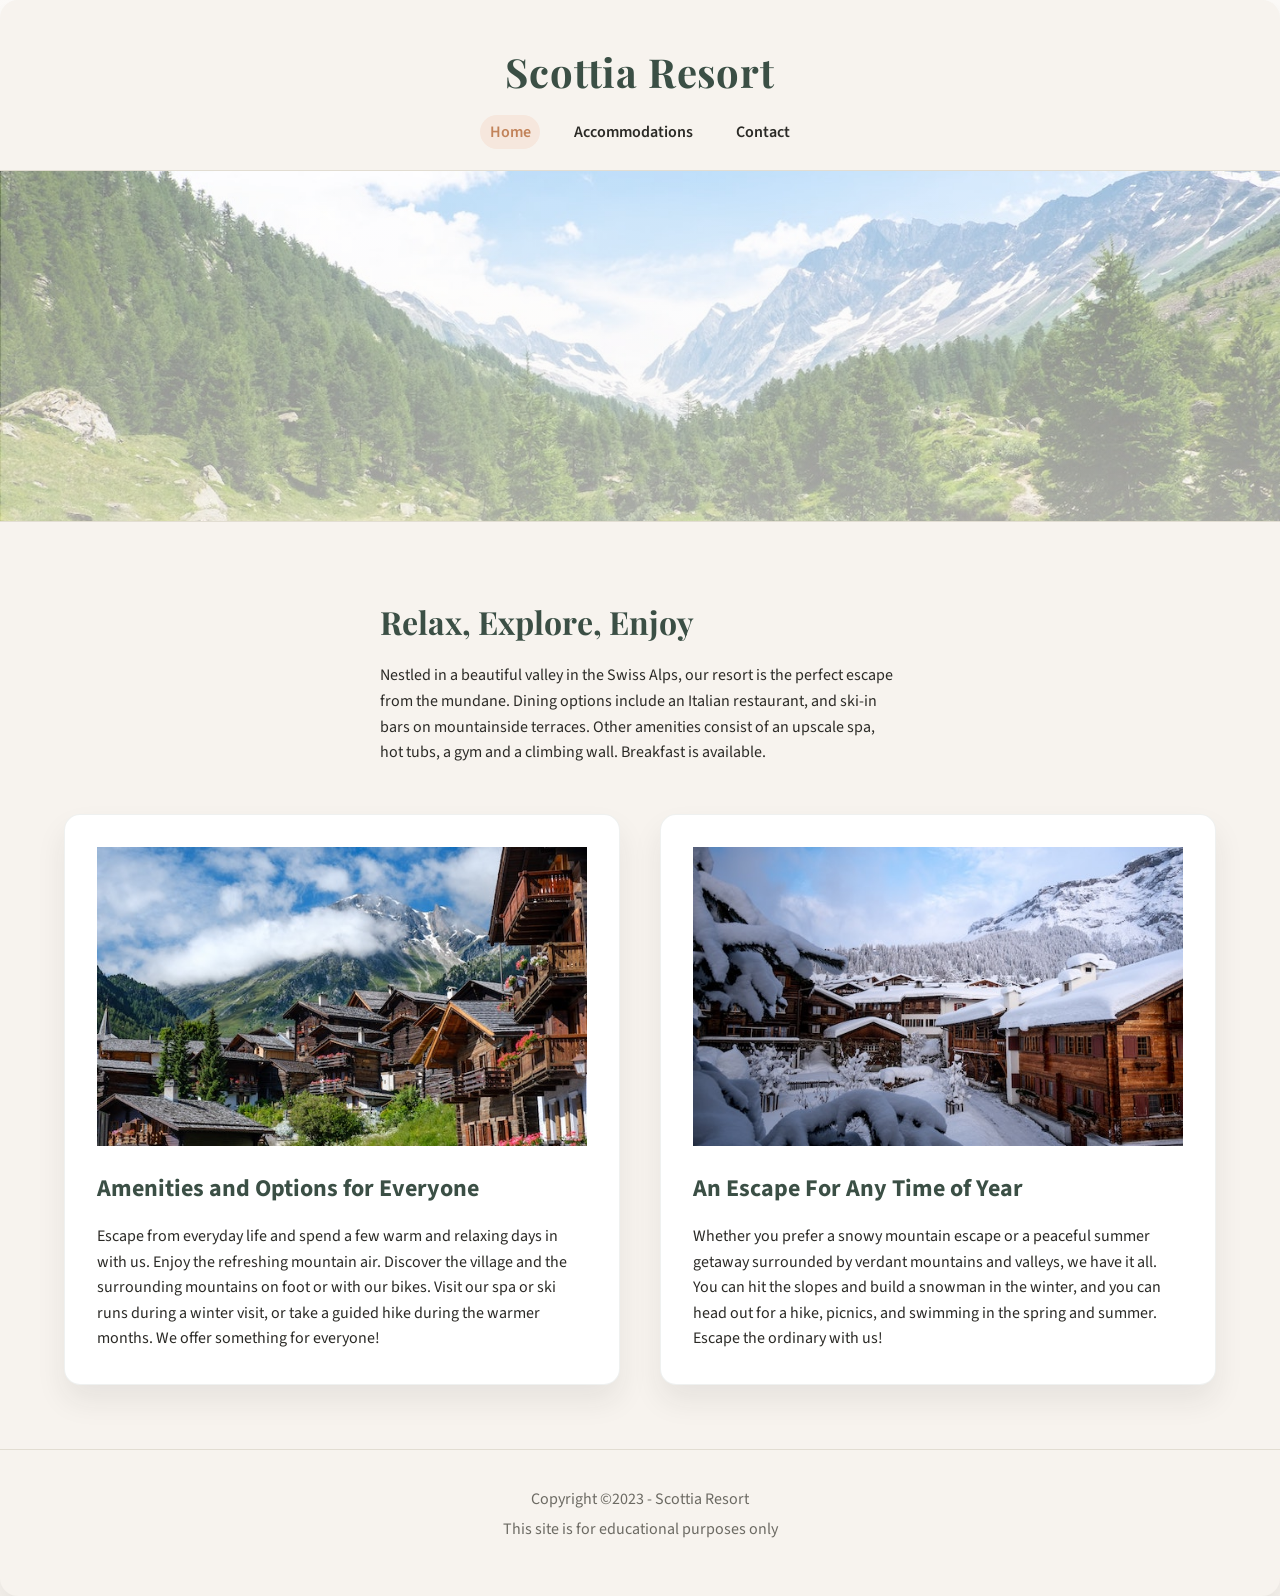
<file: index.html>
<!DOCTYPE html>
<html lang="en">
	<head>
		<meta charset="UTF-8" />
		<meta name="viewport" content="width=device-width, initial-scale=1" />
			<meta name="author" content="Trung Dinh" />
		<meta
			name="description"
			content="Scottia Resort offers a relaxing Swiss Alps escape with spa amenities, alpine adventures, and seasonal activities." />
		<title>Scottia Resort</title>
		<link rel="icon" href="favicon.svg" type="image/svg+xml" />
		<link rel="preconnect" href="https://fonts.googleapis.com" />
		<link rel="preconnect" href="https://fonts.gstatic.com" crossorigin />
		<link
			rel="stylesheet"
			href="https://fonts.googleapis.com/css2?family=Playfair+Display:wght@600;700&family=Source+Sans+3:wght@400;600&display=swap" />
		<link rel="stylesheet" href="styles.css" />
	</head>
	<body>
		<div class="site">
			<header class="site-header">
				<h1><a href="index.html">Scottia Resort</a></h1>
				<nav class="site-nav" aria-label="Primary">
					<ul>
						<li><a class="active" href="index.html">Home</a></li>
						<li><a href="#">Accommodations</a></li>
						<li><a href="contact.html">Contact</a></li>
					</ul>
				</nav>
			</header>

			<div
				class="hero"
				role="img"
				aria-label="Swiss valley resort landscape"></div>

			<main>
				<section class="intro">
					<h2>Relax, Explore, Enjoy</h2>
					<p>
						Nestled in a beautiful valley in the Swiss Alps, our resort is the
						perfect escape from the mundane. Dining options include an Italian
						restaurant, and ski-in bars on mountainside terraces. Other
						amenities consist of an upscale spa, hot tubs, a gym and a climbing
						wall. Breakfast is available.
					</p>
				</section>

				<section class="features">
					<article class="feature">
						<img
							src="images/swiss-chalet.jpg"
							alt="Alpine chalet with mountain views"
							width="590"
							height="360" />
						<div class="feature-text">
							<h3>Amenities and Options for Everyone</h3>
							<p>
								Escape from everyday life and spend a few warm and relaxing days
								in with us. Enjoy the refreshing mountain air. Discover the
								village and the surrounding mountains on foot or with our bikes.
								Visit our spa or ski runs during a winter visit, or take a
								guided hike during the warmer months. We offer something for
								everyone!
							</p>
						</div>
					</article>

					<article class="feature reverse">
						<img
							src="images/snowy-chalet.jpg"
							alt="Snow-covered chalet tucked in the mountains"
							width="590"
							height="360" />
						<div class="feature-text">
							<h3>An Escape For Any Time of Year</h3>
							<p>
								Whether you prefer a snowy mountain escape or a peaceful summer
								getaway surrounded by verdant mountains and valleys, we have it
								all. You can hit the slopes and build a snowman in the winter,
								and you can head out for a hike, picnics, and swimming in the
								spring and summer. Escape the ordinary with us!
							</p>
						</div>
					</article>
				</section>
			</main>

			<footer class="site-footer">
				<p>Copyright ©2023 - Scottia Resort</p>
				<p>This site is for educational purposes only</p>
			</footer>
		</div>
	</body>
</html>
</file>
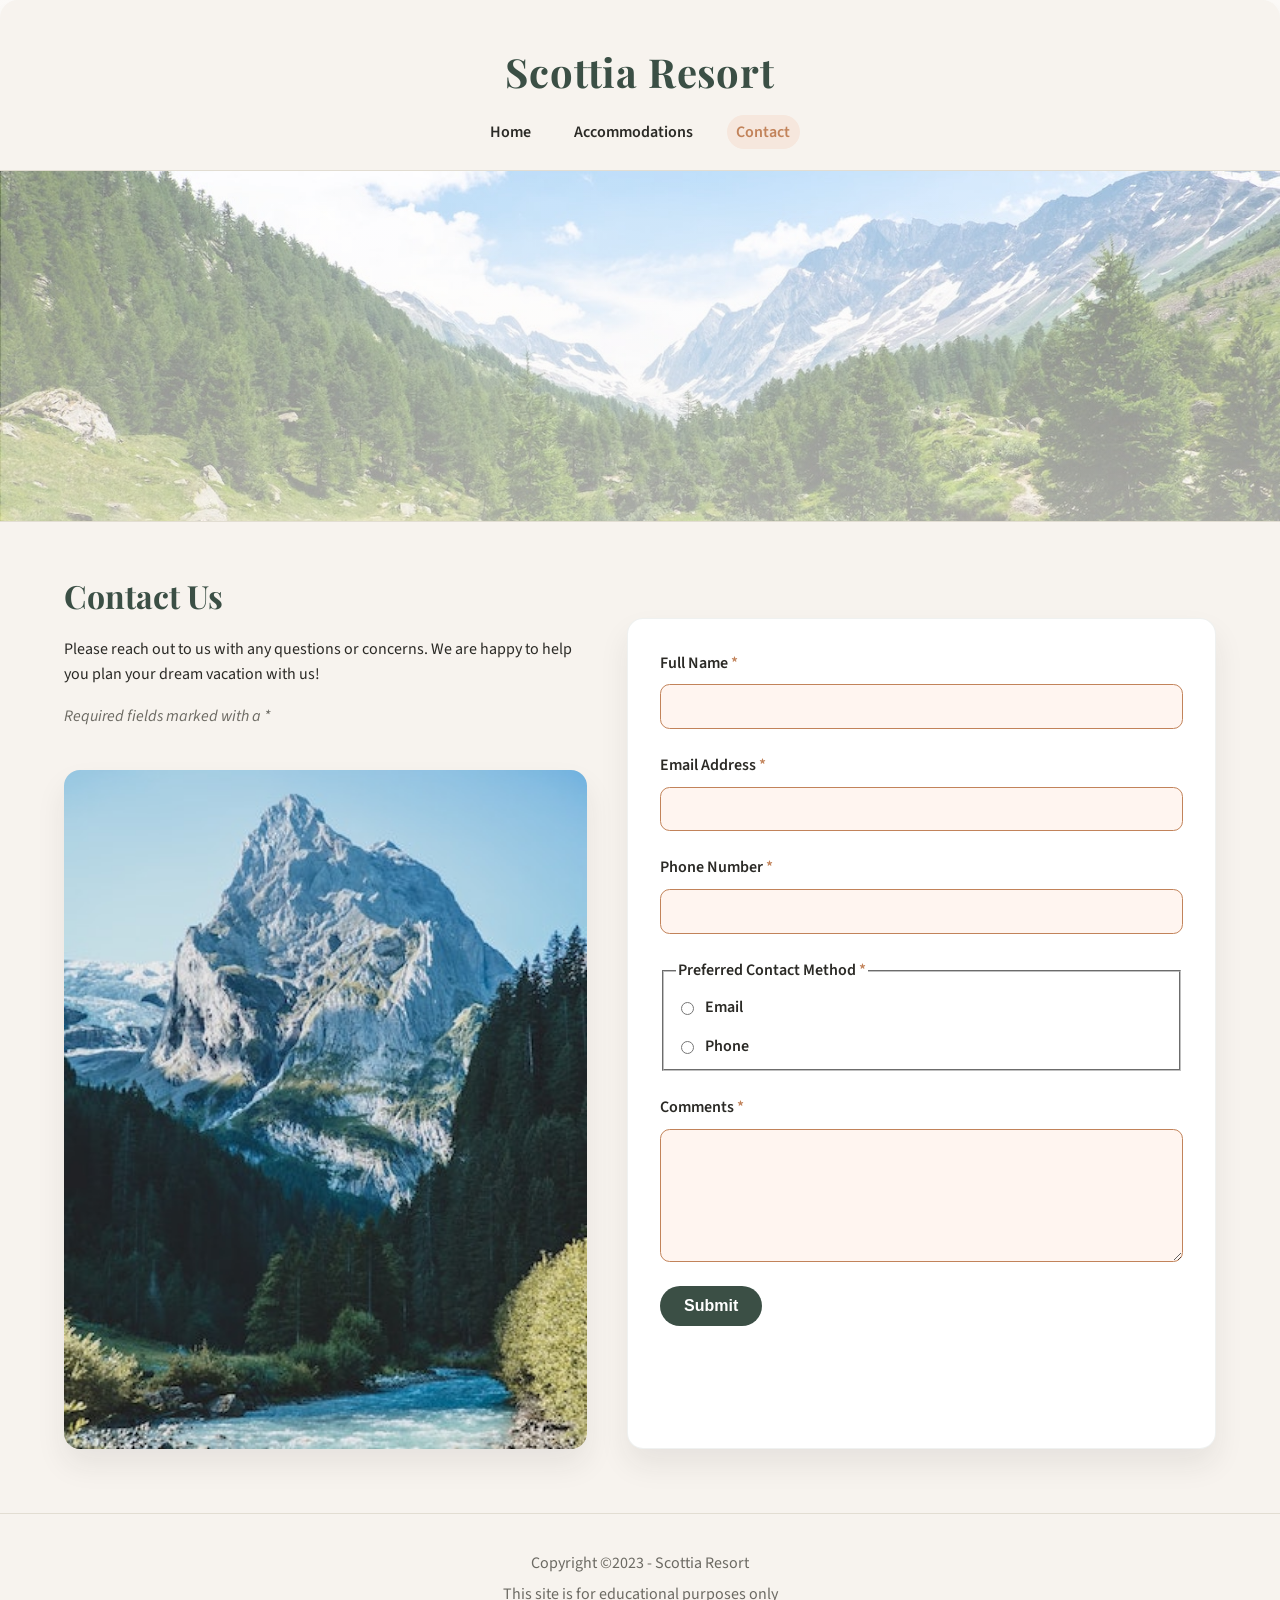
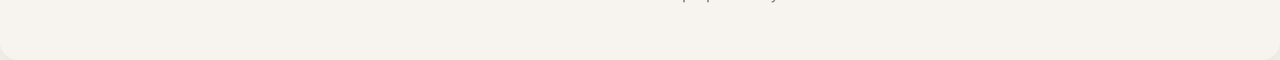
<file: contact.html>
<!DOCTYPE html>
<html lang="en">
  <head>
    <meta charset="UTF-8" />
    <meta name="viewport" content="width=device-width, initial-scale=1" />
    <meta name="author" content="Trung Dinh" />
    <meta
      name="description"
      content="Contact Scottia Resort to plan your Swiss Alps vacation and learn more about our accommodations and amenities." />
    <title>Scottia Resort | Contact</title>
    <link rel="icon" href="favicon.svg" type="image/svg+xml" />
    <link rel="preconnect" href="https://fonts.googleapis.com" />
    <link rel="preconnect" href="https://fonts.gstatic.com" crossorigin />
    <link
      rel="stylesheet"
      href="https://fonts.googleapis.com/css2?family=Playfair+Display:wght@600;700&family=Source+Sans+3:wght@400;600&display=swap" />
    <link rel="stylesheet" href="styles.css" />
  </head>
  <body>
    <div class="site">
      <header class="site-header">
        <h1><a href="index.html">Scottia Resort</a></h1>
        <nav class="site-nav" aria-label="Primary">
          <ul>
            <li><a href="index.html">Home</a></li>
            <li><a href="#">Accommodations</a></li>
            <li><a class="active" href="contact.html">Contact</a></li>
          </ul>
        </nav>
      </header>

      <div
        class="hero"
        role="img"
        aria-label="Swiss valley resort landscape"></div>

      <main>
        <section class="contact-layout">
          <div class="contact-info">
            <div class="intro">
              <h2>Contact Us</h2>
              <p>
                Please reach out to us with any questions or concerns. We are
                happy to help you plan your dream vacation with us!
              </p>
              <p class="required-note">Required fields marked with a *</p>
            </div>

            <figure class="contact-image">
              <img
                src="images/swiss-peak.jpg"
                alt="Snowy alpine peak rising above a valley"
                width="350"
                height="455" />
            </figure>
          </div>

          <div class="contact-form">
            <form
              action="https://wp.zybooks.com/form-viewer.php"
              method="post">
              <div class="form-row">
                <label for="full-name">Full Name <span class="required">*</span></label>
                <input
                  type="text"
                  id="full-name"
                  name="full-name"
                  autocomplete="name"
                  required />
              </div>

              <div class="form-row">
                <label for="email">Email Address <span class="required">*</span></label>
                <input
                  type="email"
                  id="email"
                  name="email"
                  autocomplete="email"
                  required />
              </div>

              <div class="form-row">
                <label for="phone">Phone Number <span class="required">*</span></label>
                <input
                  type="tel"
                  id="phone"
                  name="phone"
                  autocomplete="tel"
                  required />
              </div>

              <fieldset class="form-row">
                <legend>
                  Preferred Contact Method <span class="required">*</span>
                </legend>
                <label class="radio-option">
                  <input
                    type="radio"
                    name="contact-method"
                    value="email"
                    required />
                  Email
                </label>
                <label class="radio-option">
                  <input type="radio" name="contact-method" value="phone" />
                  Phone
                </label>
              </fieldset>

              <div class="form-row">
                <label for="comments">Comments <span class="required">*</span></label>
                <textarea
                  id="comments"
                  name="comments"
                  rows="5"
                  required></textarea>
              </div>

              <button type="submit">Submit</button>
            </form>
          </div>

        </section>
      </main>

      <footer class="site-footer">
        <p>Copyright ©2023 - Scottia Resort</p>
        <p>This site is for educational purposes only</p>
      </footer>
    </div>
  </body>
</html>
</file>
<file: styles.css>
:root {
	color-scheme: light;
	--bg: #f7f3ee;
	--surface: #ffffff;
	--text: #2b2a26;
	--muted: #6c6a63;
	--primary: #3b4f45;
	--accent: #c2835a;
	--accent-soft: #f6e7dd;
	--shadow: 0 16px 30px rgba(38, 38, 35, 0.08);
	--radius: 16px;
	--max-width: 1280px;
	--font-display: "Playfair Display", "Times New Roman", serif;
	--font-body: "Source Sans 3", "Helvetica Neue", sans-serif;
}

*,
*::before,
*::after {
	box-sizing: border-box;
}

body {
	margin: 0;
	font-family: var(--font-body);
	font-size: 1rem;
	line-height: 1.6;
	color: var(--text);
	background-color: var(--bg);
	background-image: radial-gradient(circle at 10% 10%, rgba(255, 255, 255, 0.55), transparent 45%),
		radial-gradient(circle at 85% 0%, rgba(255, 255, 255, 0.4), transparent 50%),
		linear-gradient(180deg, #fbf8f4 0%, var(--bg) 100%);
}

img {
	display: block;
	max-width: 100%;
	height: auto;
}

a {
	color: inherit;
	text-decoration: none;
}

.site {
	width: var(--max-width);
	max-width: 100%;
	margin: 0 auto;
	background-color: var(--bg);
	box-shadow: var(--shadow);
	border-radius: 18px;
	overflow: hidden;
}

.site-header {
	display: flex;
	flex-direction: column;
	align-items: center;
	justify-content: center;
	padding: 2.5rem 4rem 1.5rem;
	gap: 1rem;
}

.site-header h1 {
	font-family: var(--font-display);
	font-size: 2.5rem;
	margin: 0;
	letter-spacing: 0.02em;
	text-align: center;
}

.site-header h1 a {
	color: var(--primary);
}

.site-nav ul {
	list-style: none;
	display: flex;
	gap: 1.5rem;
	margin: 0;
	padding: 0;
	font-weight: 600;
	justify-content: center;
}

.site-nav a {
	padding: 0.35rem 0.6rem;
	border-radius: 999px;
	transition: background-color 0.2s ease, color 0.2s ease;
}

.site-nav a:hover,
.site-nav a:focus-visible {
	background-color: var(--primary);
	color: #fff;
	outline: none;
}

.site-nav a.active {
	background-color: var(--accent-soft);
	color: var(--accent);
}

.hero {
	position: relative;
	height: 22rem;
	background-image: url("images/swiss-valley.jpg");
	background-size: cover;
	background-position: center;
	border-top: 1px solid #e2ddd2;
	border-bottom: 1px solid #e2ddd2;
}

.hero::after {
	content: "";
	position: absolute;
	inset: 0;
	background: linear-gradient(180deg, rgba(255, 255, 255, 0.1), rgba(247, 243, 238, 0.4));
}

main {
	padding: 3rem 4rem 4rem;
}

.intro {
	max-width: 65ch;
	margin: 0 auto 3rem;
}

.intro h2 {
	font-family: var(--font-display);
	font-size: 2rem;
	margin-bottom: 1rem;
	color: var(--primary);
}

.intro p {
	margin: 0 0 1rem;
}

.required-note {
	color: var(--muted);
	font-style: italic;
}

.features {
	display: grid;
	grid-template-columns: repeat(2, minmax(0, 1fr));
	gap: 2.5rem;
}

.feature {
	display: grid;
	gap: 1.5rem;
	align-items: start;
	background-color: var(--surface);
	padding: 2rem;
	border-radius: var(--radius);
	box-shadow: var(--shadow);
	border: 1px solid rgba(59, 79, 69, 0.08);
}

.feature-text h3 {
	font-size: 1.5rem;
	color: var(--primary);
	margin: 0 0 1rem;
}

.feature-text p {
	margin: 0;
	max-width: 60ch;
}

.contact-layout {
	display: flex;
	gap: 2.5rem;
	align-items: stretch;
}

.contact-info {
	flex: 1;
	display: flex;
	flex-direction: column;
	gap: 1.5rem;
}

.contact-info .intro {
	margin: 0;
}

.contact-info .intro h2 {
	margin-top: 0;
}

.contact-form {
	flex: 1;
	background-color: var(--surface);
	padding: 2rem;
	border-radius: var(--radius);
	box-shadow: var(--shadow);
	margin-top: 3rem;
	border: 1px solid rgba(59, 79, 69, 0.08);
}

.contact-form form {
	display: grid;
	gap: 1.5rem;
}

.form-row {
	display: grid;
	gap: 0.5rem;
}

label,
legend {
	font-weight: 600;
}

input,
textarea {
	font-family: inherit;
	font-size: 1rem;
	padding: 0.65rem 0.75rem;
	border-radius: 0.6rem;
	border: 1px solid #c9c3b6;
	background-color: #fff;
}

input:focus,
textarea:focus {
	outline: 3px solid rgba(47, 74, 58, 0.2);
	border-color: var(--primary);
}

input:invalid,
textarea:invalid {
	border-color: var(--accent);
	background-color: #fff5f0;
}

.radio-option {
	display: flex;
	align-items: center;
	gap: 0.5rem;
	margin-top: 0.35rem;
}

.required {
	color: var(--accent);
}

button {
	justify-self: start;
	font-size: 1rem;
	font-weight: 600;
	padding: 0.7rem 1.5rem;
	border-radius: 999px;
	border: none;
	background-color: var(--primary);
	color: #fff;
	cursor: pointer;
	transition: transform 0.2s ease, background-color 0.2s ease;
}

button:hover,
button:focus-visible {
	background-color: #3b5c48;
	transform: translateY(-1px);
	outline: none;
}

.contact-image {
	margin: 0;
	flex: 1;
	height: 420px;
}

.contact-image img {
	width: 100%;
	height: 100%;
	object-fit: cover;
	object-position: center;
	border-radius: var(--radius);
	box-shadow: var(--shadow);
}

.site-footer {
	padding: 2rem 4rem 3rem;
	text-align: center;
	color: var(--muted);
	border-top: 1px solid #e2ddd2;
}

.site-footer p {
	margin: 0.3rem 0;
}

@media (max-width: 1100px) {
	.site-header,
	main,
	.site-footer {
		padding-left: 2.5rem;
		padding-right: 2.5rem;
	}

	.features {
		grid-template-columns: 1fr;
	}

	.contact-layout {
		flex-direction: column;
	}
}

@media (max-width: 700px) {
	.site-nav ul {
		flex-wrap: wrap;
	}
}
</file>
